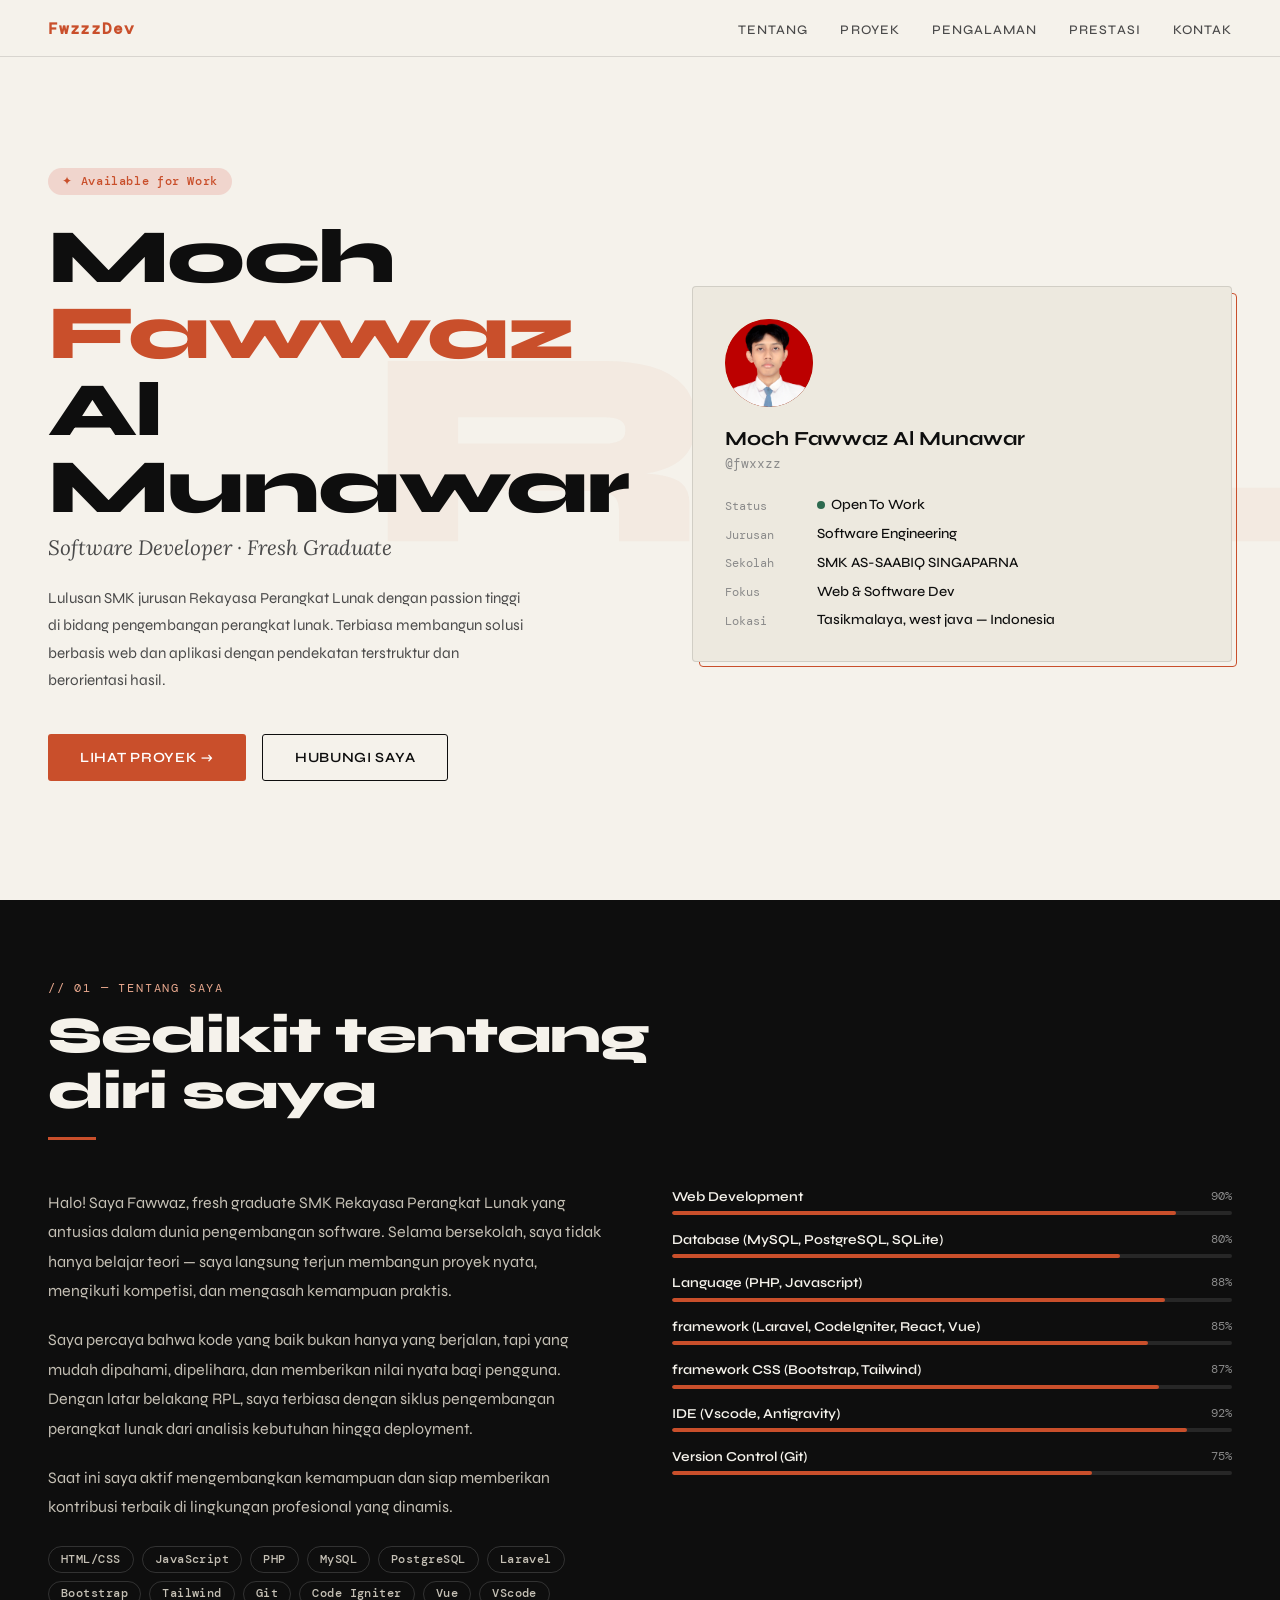
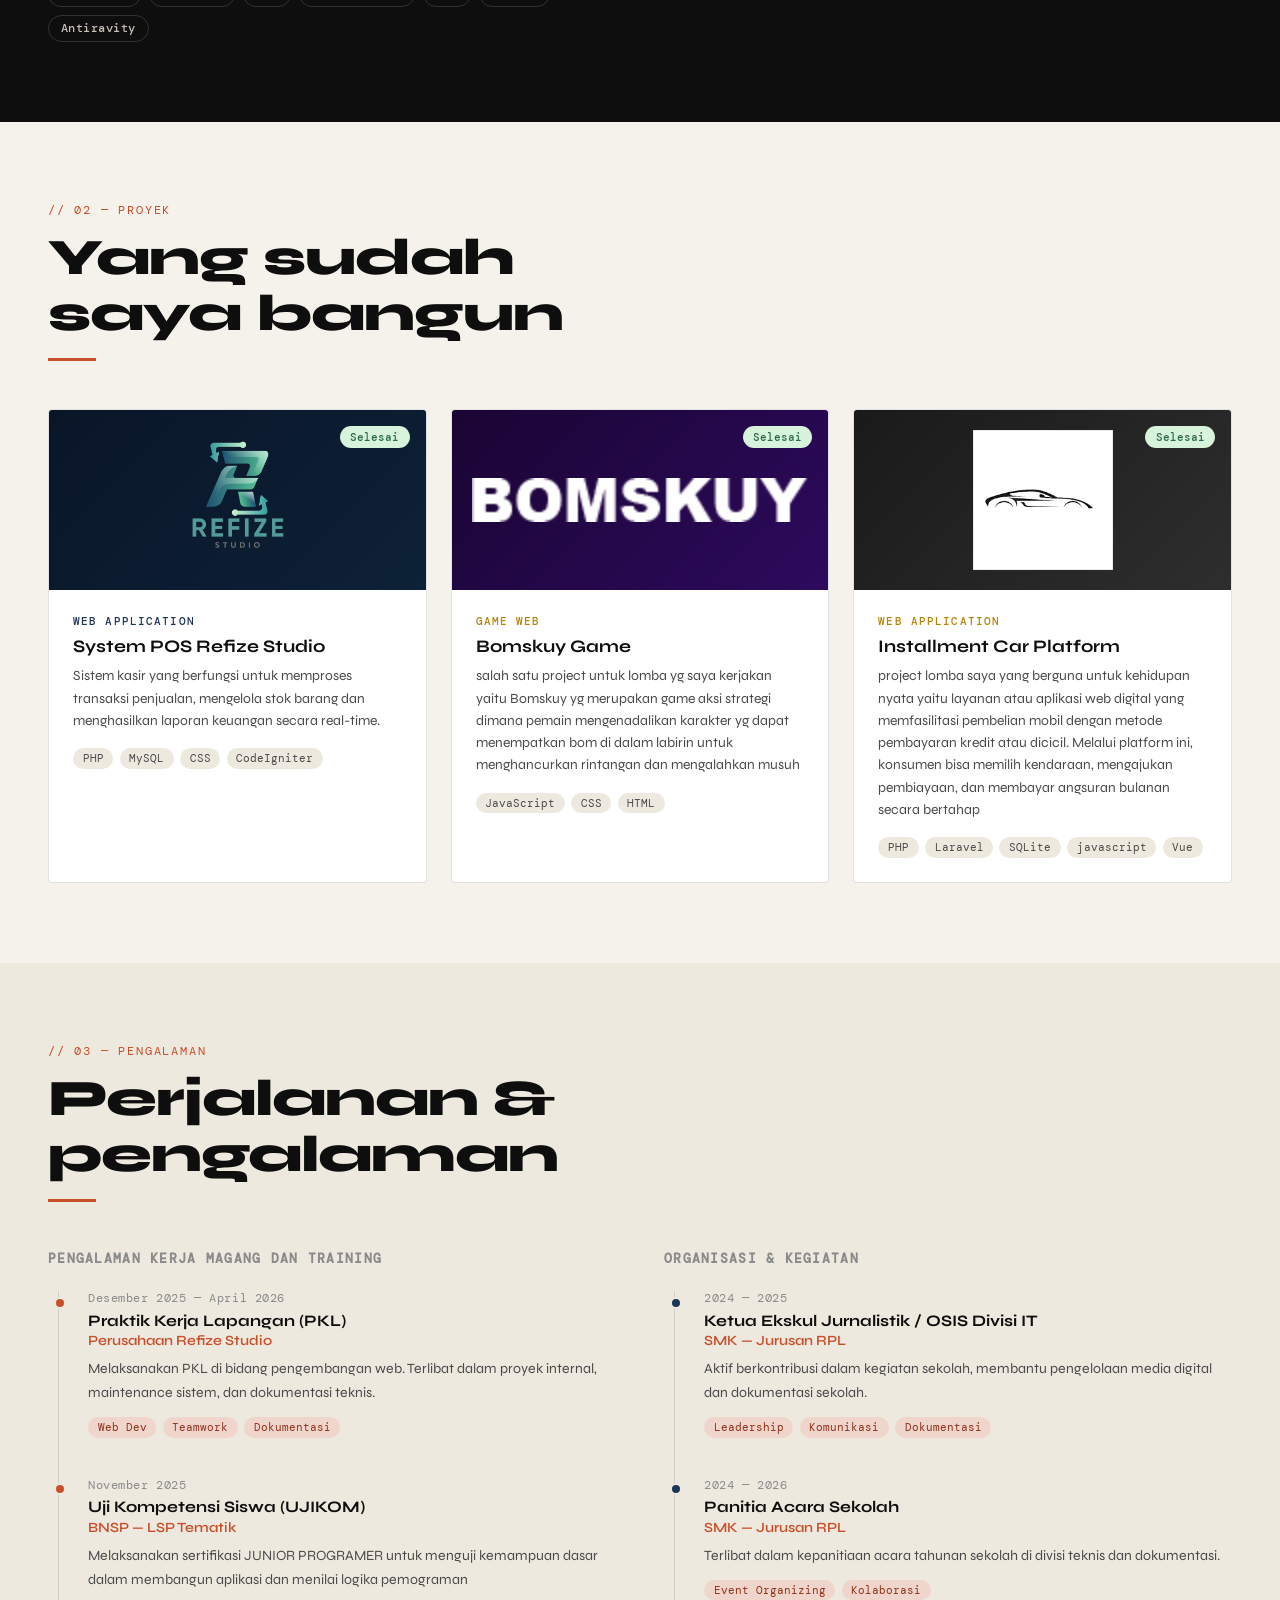
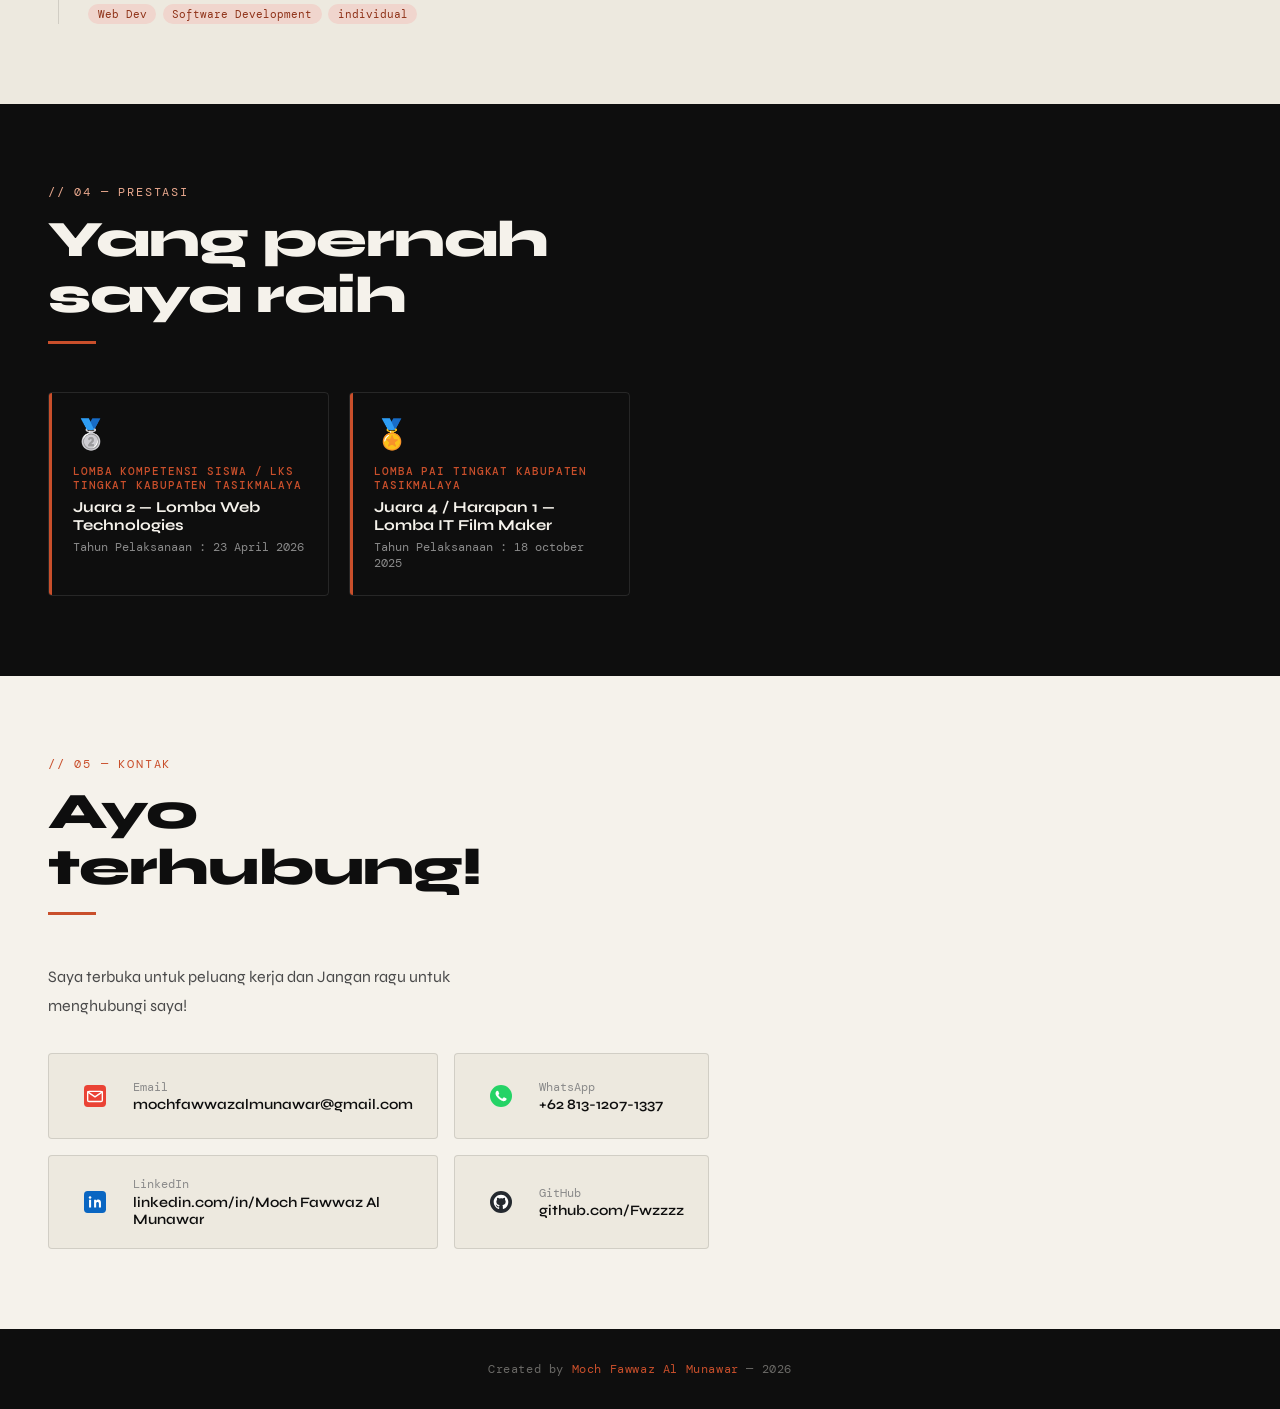
<file: index.html>
<!DOCTYPE html>
<html lang="id">
<head>
<meta charset="UTF-8">
<meta name="viewport" content="width=device-width, initial-scale=1.0">
<title>Moch Fawwaz Al Munawar — Junior Web Developer</title>
<link href="https://fonts.googleapis.com/css2?family=Syne:wght@400;500;600;700;800&family=DM+Mono:wght@300;400;500&family=Lora:ital,wght@0,400;0,500;1,400&display=swap" rel="stylesheet">
<link rel="stylesheet" href="style.css">
</head>
<body>

<!-- NAV -->
<nav>
  <div class="nav-logo">FwzzzDev</div>
  <ul class="nav-links" id="navLinks">
    <li><a href="#about" class="nav-link-item">Tentang</a></li>
    <li><a href="#projects" class="nav-link-item">Proyek</a></li>
    <li><a href="#experience" class="nav-link-item">Pengalaman</a></li>
    <li><a href="#achievements" class="nav-link-item">Prestasi</a></li>
    <li><a href="#contact" class="nav-link-item">Kontak</a></li>
  </ul>
  <button class="nav-hamburger" id="navHamburger" aria-label="Toggle menu" aria-expanded="false">
    <span></span><span></span><span></span>
  </button>
</nav>
<div class="nav-mobile-overlay" id="navOverlay"></div>

<!-- HERO -->
<section id="hero">
  <div class="hero-bg-text">RPL</div>

  <div class="hero-left">
    <div class="hero-tag fade-up">✦ Available for Work</div>
    <h1 class="hero-name fade-up delay-1">Moch<br><span>Fawwaz</span><br>Al Munawar</h1>
    <p class="hero-title fade-up delay-2">Software Developer · Fresh Graduate</p>
    <p class="hero-desc fade-up delay-3">
      Lulusan SMK jurusan Rekayasa Perangkat Lunak dengan passion tinggi di bidang pengembangan perangkat lunak. Terbiasa membangun solusi berbasis web dan aplikasi dengan pendekatan terstruktur dan berorientasi hasil.
    </p>
    <div class="hero-cta-group fade-up delay-4">
      <a href="#projects" class="btn-primary">Lihat Proyek →</a>
      <a href="#contact" class="btn-outline">Hubungi Saya</a>
    </div>
  </div>

  <div class="hero-right fade-up delay-2">
    <div class="profile-card">
      <div class="profile-avatar">
        <img src="assets/fawwaz.png" alt="Foto Fawwaz" class="profile-avatar-img">
      </div>
      <div class="profile-name">Moch Fawwaz Al Munawar</div>
      <div class="profile-sub">@fwxxzz</div>
      <div class="profile-info">
        <div class="profile-row">
          <span class="label">Status</span>
          <span class="val"><span class="status-dot"></span>Open To Work</span>
        </div>
        <div class="profile-row">
          <span class="label">Jurusan</span>
          <span class="val">Software Engineering</span>
        </div>
        <div class="profile-row">
          <span class="label">Sekolah</span>
          <span class="val">SMK AS-SAABIQ SINGAPARNA</span>
        </div>
        <div class="profile-row">
          <span class="label">Fokus</span>
          <span class="val">Web & Software Dev</span>
        </div>
        <div class="profile-row">
          <span class="label">Lokasi</span>
          <span class="val">Tasikmalaya, west java — Indonesia</span>
        </div>
      </div>
    </div>
  </div>
</section>

<!-- ABOUT -->
<section id="about">
  <div class="section-label">// 01 — Tentang Saya</div>
  <h2 class="section-title">Sedikit tentang<br>diri saya</h2>
  <div class="section-divider"></div>

  <div class="about-grid">
    <div class="about-text">
      <p>
        Halo! Saya Fawwaz, fresh graduate SMK Rekayasa Perangkat Lunak yang antusias dalam dunia pengembangan software. Selama bersekolah, saya tidak hanya belajar teori — saya langsung terjun membangun proyek nyata, mengikuti kompetisi, dan mengasah kemampuan praktis.
      </p>
      <p>
        Saya percaya bahwa kode yang baik bukan hanya yang berjalan, tapi yang mudah dipahami, dipelihara, dan memberikan nilai nyata bagi pengguna. Dengan latar belakang RPL, saya terbiasa dengan siklus pengembangan perangkat lunak dari analisis kebutuhan hingga deployment.
      </p>
      <p>
        Saat ini saya aktif mengembangkan kemampuan dan siap memberikan kontribusi terbaik di lingkungan profesional yang dinamis.
      </p>
      <div class="tech-tags">
        <span class="tech-tag">HTML/CSS</span>
        <span class="tech-tag">JavaScript</span>
        <span class="tech-tag">PHP</span>
        <span class="tech-tag">MySQL</span>
        <span class="tech-tag">PostgreSQL</span>
        <span class="tech-tag">Laravel</span>
        <span class="tech-tag">Bootstrap</span>
        <span class="tech-tag">Tailwind</span>
        <span class="tech-tag">Git</span>
        <span class="tech-tag">Code Igniter</span>
        <span class="tech-tag">Vue</span>
        <span class="tech-tag">VScode</span>
        <span class="tech-tag">Antiravity</span>
      </div>
    </div>

    <div class="skills-grid">
      <div class="skill-item">
        <div class="skill-header"><span class="skill-name">Web Development</span><span class="skill-pct">90%</span></div>
        <div class="skill-bar"><div class="skill-fill" style="width:90%"></div></div>
      </div>
      <div class="skill-item">
        <div class="skill-header"><span class="skill-name">Database (MySQL, PostgreSQL, SQLite)</span><span class="skill-pct">80%</span></div>
        <div class="skill-bar"><div class="skill-fill" style="width:80%"></div></div>
      </div>
      <div class="skill-item">
        <div class="skill-header"><span class="skill-name">Language (PHP, Javascript)</span><span class="skill-pct">88%</span></div>
        <div class="skill-bar"><div class="skill-fill" style="width:88%"></div></div>
      </div>
      <div class="skill-item">
        <div class="skill-header"><span class="skill-name">framework (Laravel, CodeIgniter, React, Vue)</span><span class="skill-pct">85%</span></div>
        <div class="skill-bar"><div class="skill-fill" style="width:85%"></div></div>
      </div>
      <div class="skill-item">
        <div class="skill-header"><span class="skill-name">framework CSS (Bootstrap, Tailwind)</span><span class="skill-pct">87%</span></div>
        <div class="skill-bar"><div class="skill-fill" style="width:87%"></div></div>
      </div>
      <div class="skill-item">
        <div class="skill-header"><span class="skill-name">IDE (Vscode, Antigravity)</span><span class="skill-pct">92%</span></div>
        <div class="skill-bar"><div class="skill-fill" style="width:92%"></div></div>
      </div>
      <div class="skill-item">
        <div class="skill-header"><span class="skill-name">Version Control (Git)</span><span class="skill-pct">75%</span></div>
        <div class="skill-bar"><div class="skill-fill" style="width:75%"></div></div>
      </div>
    </div>
  </div>
</section>

<!-- PROJECTS -->
<section id="projects">
  <div class="section-label">// 02 — Proyek</div>
  <h2 class="section-title">Yang sudah<br>saya bangun</h2>
  <div class="section-divider"></div>

  <div class="projects-grid">

    <a href="https://github.com/Fwzzzz/pos-system-refize" target="_blank" rel="noopener noreferrer"
       class="project-card project-card--linked"
       title="Lihat di GitHub">
      <div class="project-thumb project-thumb--img" style="background: linear-gradient(135deg, #0a1628 0%, #0d2137 100%);">
        <img src="assets/Refize.png" alt="Refize Studio POS" class="project-thumb-img">
        <span class="project-status status-done">Selesai</span>
        <span class="project-github-badge">
          <svg width="14" height="14" viewBox="0 0 24 24" fill="currentColor" style="vertical-align:middle;margin-right:4px"><path d="M12 0C5.37 0 0 5.37 0 12c0 5.31 3.435 9.795 8.205 11.385.6.105.825-.255.825-.57 0-.285-.015-1.23-.015-2.235-3.015.555-3.795-.735-4.035-1.41-.135-.345-.72-1.41-1.23-1.695-.42-.225-1.02-.78-.015-.795.945-.015 1.62.87 1.845 1.23 1.08 1.815 2.805 1.305 3.495.99.105-.78.42-1.305.765-1.605-2.67-.3-5.46-1.335-5.46-5.925 0-1.305.465-2.385 1.23-3.225-.12-.3-.54-1.53.12-3.18 0 0 1.005-.315 3.3 1.23.96-.27 1.98-.405 3-.405s2.04.135 3 .405c2.295-1.56 3.3-1.23 3.3-1.23.66 1.65.24 2.88.12 3.18.765.84 1.23 1.905 1.23 3.225 0 4.605-2.805 5.625-5.475 5.925.435.375.81 1.095.81 2.22 0 1.605-.015 2.895-.015 3.3 0 .315.225.69.825.57A12.02 12.02 0 0 0 24 12c0-6.63-5.37-12-12-12z"/></svg>
          View on GitHub
        </span>
      </div>
      <div class="project-body">
        <div class="project-type" style="color: var(--blue);">Web Application</div>
        <div class="project-title">System POS Refize Studio</div>
        <p class="project-desc">Sistem kasir yang berfungsi untuk memproses transaksi penjualan, mengelola stok barang dan menghasilkan laporan keuangan secara real-time.</p>
        <div class="project-stack">
          <span class="stack-pill">PHP</span>
          <span class="stack-pill">MySQL</span>
          <span class="stack-pill">CSS</span>
          <span class="stack-pill">CodeIgniter</span>
        </div>
      </div>
    </a>

    <a href="https://github.com/Fwzzzz/game-web-bomberman" target="_blank" rel="noopener noreferrer"
       class="project-card project-card--linked"
       title="Lihat di GitHub">
      <div class="project-thumb project-thumb--img" style="background: linear-gradient(135deg, #1a0533 0%, #2d0a5e 100%);">
        <img src="assets/bomskuy.png" alt="Bomskuy Game" class="project-thumb-img">
        <span class="project-status status-done">Selesai</span>
      </div>
      <div class="project-body">
        <div class="project-type" style="color: var(--gold);">Game Web</div>
        <div class="project-title">Bomskuy Game</div>
        <p class="project-desc">salah satu project untuk lomba yg saya kerjakan yaitu Bomskuy yg merupakan game aksi strategi dimana pemain mengenadalikan karakter yg dapat menempatkan bom di dalam labirin untuk menghancurkan rintangan dan mengalahkan musuh</p>
        <div class="project-stack">
          <span class="stack-pill">JavaScript</span>
          <span class="stack-pill">CSS</span>
          <span class="stack-pill">HTML</span>
        </div>
      </div>
    </a>

    <a href="https://github.com/Fwzzzz/car-rental-system" target="_blank" rel="noopener noreferrer"
       class="project-card project-card--linked"
       title="Lihat di GitHub">
      <div class="project-thumb project-thumb--img" style="background: linear-gradient(135deg, #1a1a1a 0%, #2e2e2e 100%);">
        <img src="assets/mobil.png" alt="Sistem Rental Mobil" class="project-thumb-img">
        <span class="project-status status-done">Selesai</span> 
      </div>
      <div class="project-body">
        <div class="project-type" style="color: var(--gold);">Web Application</div>
        <div class="project-title">Installment Car Platform</div>
        <p class="project-desc">project lomba saya yang berguna untuk kehidupan nyata yaitu layanan atau aplikasi web digital yang memfasilitasi pembelian mobil dengan metode pembayaran kredit atau dicicil. Melalui platform ini, konsumen bisa memilih kendaraan, mengajukan pembiayaan, dan membayar angsuran bulanan secara bertahap</p>
        <div class="project-stack">
          <span class="stack-pill">PHP</span>
          <span class="stack-pill">Laravel</span>
          <span class="stack-pill">SQLite</span>
          <span class="stack-pill">javascript</span>
          <span class="stack-pill">Vue</span>
        </div>
      </div>
    </a>
    
</section>

<!-- EXPERIENCE -->
<section id="experience">
  <div class="section-label">// 03 — Pengalaman</div>
  <h2 class="section-title">Perjalanan &<br>pengalaman</h2>
  <div class="section-divider"></div>

  <div style="display: grid; grid-template-columns: 1fr 1fr; gap: 3rem; align-items: start;">
    <div>
      <h3 style="font-size: 0.8rem; font-family: var(--font-mono); color: var(--ink-muted); letter-spacing: 0.1em; text-transform: uppercase; margin-bottom: 1.5rem;">Pengalaman Kerja Magang dan Training</h3>
      <div class="timeline">
        <div class="timeline-item">
          <div class="timeline-dot"></div>
          <div class="timeline-date">Desember 2025 — April 2026</div>
          <div class="timeline-role">Praktik Kerja Lapangan (PKL)</div>
          <div class="timeline-org">Perusahaan Refize Studio</div>
          <p class="timeline-desc">Melaksanakan PKL di bidang pengembangan web. Terlibat dalam proyek internal, maintenance sistem, dan dokumentasi teknis.</p>
          <div class="timeline-tags">
            <span class="timeline-tag">Web Dev</span>
            <span class="timeline-tag">Teamwork</span>
            <span class="timeline-tag">Dokumentasi</span>
          </div>
        </div>

        <div class="timeline-item">
          <div class="timeline-dot"></div>
          <div class="timeline-date">November 2025</div>
          <div class="timeline-role">Uji Kompetensi Siswa (UJIKOM)</div>
          <div class="timeline-org">BNSP — LSP Tematik</div>
          <p class="timeline-desc">Melaksanakan sertifikasi JUNIOR PROGRAMER untuk menguji kemampuan dasar dalam membangun aplikasi dan menilai logika pemograman</p>
          <div class="timeline-tags">
            <span class="timeline-tag">Web Dev</span>
            <span class="timeline-tag">Software Development</span>
            <span class="timeline-tag">individual</span>
          </div>
        </div>
      </div>
    </div>

    <div>
      <h3 style="font-size: 0.8rem; font-family: var(--font-mono); color: var(--ink-muted); letter-spacing: 0.1em; text-transform: uppercase; margin-bottom: 1.5rem;">Organisasi & Kegiatan</h3>
      <div class="timeline">
        <div class="timeline-item">
          <div class="timeline-dot" style="background: var(--blue);"></div>
          <div class="timeline-date">2024 — 2025</div>
          <div class="timeline-role">Ketua Ekskul Jurnalistik / OSIS Divisi IT</div>
          <div class="timeline-org">SMK — Jurusan RPL</div>
          <p class="timeline-desc">Aktif berkontribusi dalam kegiatan sekolah, membantu pengelolaan media digital dan dokumentasi sekolah.</p>
          <div class="timeline-tags">
            <span class="timeline-tag">Leadership</span>
            <span class="timeline-tag">Komunikasi</span>
            <span class="timeline-tag">Dokumentasi</span>
          </div>
        </div>

        <div class="timeline-item">
          <div class="timeline-dot" style="background: var(--blue);"></div>
          <div class="timeline-date">2024 — 2026</div>
          <div class="timeline-role">Panitia Acara Sekolah</div>
          <div class="timeline-org">SMK — Jurusan RPL</div>
          <p class="timeline-desc">Terlibat dalam kepanitiaan acara tahunan sekolah di divisi teknis dan dokumentasi.</p>
          <div class="timeline-tags">
            <span class="timeline-tag">Event Organizing</span>
            <span class="timeline-tag">Kolaborasi</span>
          </div>
        </div>
      </div>
    </div>
  </div>

</section>

<!-- ACHIEVEMENTS -->
<section id="achievements">
  <div class="section-label">// 04 — Prestasi</div>
  <h2 class="section-title">Yang pernah<br>saya raih</h2>
  <div class="section-divider"></div>

  <div class="achievements-grid">

    <div class="achievement-card">
      <span class="achievement-medal">🥈</span>
      <div class="achievement-level">Lomba Kompetensi Siswa / LKS Tingkat Kabupaten TASIKMALAYA</div>
      <div class="achievement-title">Juara 2 — Lomba Web Technologies</div>
      <div class="achievement-year">Tahun Pelaksanaan : 23 April 2026</div>
    </div>

    <div class="achievement-card">
      <span class="achievement-medal">🏅</span>
      <div class="achievement-level">Lomba PAI Tingkat Kabupaten TASIKMALAYA</div>
      <div class="achievement-title">Juara 4 / Harapan 1 — Lomba IT Film Maker</div>
      <div class="achievement-year">Tahun Pelaksanaan : 18 october 2025</div>
    </div>
  </div>

</section>

<!-- CONTACT -->
<section id="contact">
  <div class="contact-wrap">
    <div class="section-label">// 05 — Kontak</div>
    <h2 class="section-title">Ayo<br>terhubung!</h2>
    <div class="section-divider"></div>
    <p style="font-size: 1rem; line-height: 1.8; color: var(--ink-soft); max-width: 480px;">
      Saya terbuka untuk peluang kerja dan Jangan ragu untuk menghubungi saya!
    </p>

    <div class="contact-grid">

      <!-- EMAIL -->
      <a href="mailto:mochfawwazalmunawar@gmail.com" class="contact-card">
        <div class="contact-icon contact-icon--email">
          <svg xmlns="http://www.w3.org/2000/svg" width="22" height="22" viewBox="0 0 24 24" fill="none">
            <rect width="24" height="24" rx="4" fill="#EA4335"/>
            <path d="M4 7.5L12 13L20 7.5" stroke="white" stroke-width="1.5" stroke-linecap="round" stroke-linejoin="round"/>
            <rect x="4" y="7" width="16" height="11" rx="1.5" stroke="white" stroke-width="1.5" fill="none"/>
          </svg>
        </div>
        <div>
          <div class="contact-label">Email</div>
          <div class="contact-val">mochfawwazalmunawar@gmail.com</div>
        </div>
      </a>

      <!-- WHATSAPP -->
      <a href="https://wa.me/6281312071337" class="contact-card" target="_blank" rel="noopener noreferrer">
        <div class="contact-icon contact-icon--wa">
          <svg xmlns="http://www.w3.org/2000/svg" width="22" height="22" viewBox="0 0 24 24" fill="white">
            <rect width="24" height="24" rx="12" fill="#25D366"/>
            <path d="M17.472 14.382c-.297-.149-1.758-.867-2.03-.967-.273-.099-.471-.148-.67.15-.197.297-.767.966-.94 1.164-.173.199-.347.223-.644.075-.297-.15-1.255-.463-2.39-1.475-.883-.788-1.48-1.761-1.653-2.059-.173-.297-.018-.458.13-.606.134-.133.298-.347.446-.52.149-.174.198-.298.298-.497.099-.198.05-.371-.025-.52-.075-.149-.669-1.612-.916-2.207-.242-.579-.487-.5-.669-.51-.173-.008-.371-.01-.57-.01-.198 0-.52.074-.792.372-.272.297-1.04 1.016-1.04 2.479 0 1.462 1.065 2.875 1.213 3.074.149.198 2.096 3.2 5.077 4.487.709.306 1.262.489 1.694.625.712.227 1.36.195 1.871.118.571-.085 1.758-.719 2.006-1.413.248-.694.248-1.289.173-1.413-.074-.124-.272-.198-.57-.347z"/>
          </svg>
        </div>
        <div>
          <div class="contact-label">WhatsApp</div>
          <div class="contact-val">+62 813-1207-1337</div>
        </div>
      </a>

      <!-- LINKEDIN -->
      <a href="https://www.linkedin.com/in/moch-fawwaz-al-munawar-a457a9409?utm_source=share_via&utm_content=profile&utm_medium=member_android" class="contact-card" target="_blank" rel="noopener noreferrer">
        <div class="contact-icon contact-icon--linkedin">
          <svg xmlns="http://www.w3.org/2000/svg" width="22" height="22" viewBox="0 0 24 24" fill="white">
            <rect width="24" height="24" rx="4" fill="#0A66C2"/>
            <path d="M7.75 9.5H5.5V18H7.75V9.5Z"/>
            <circle cx="6.625" cy="7.125" r="1.375"/>
            <path d="M18.5 18H16.25V13.75C16.25 12.75 15.625 12 14.75 12C13.875 12 13.25 12.75 13.25 13.75V18H11V9.5H13.25V10.625C13.75 9.875 14.625 9.375 15.625 9.375C17.25 9.375 18.5 10.625 18.5 12.5V18Z"/>
          </svg>
        </div>
        <div>
          <div class="contact-label">LinkedIn</div>
          <div class="contact-val">linkedin.com/in/Moch Fawwaz Al Munawar</div>
        </div>
      </a>

      <!-- GITHUB -->
      <a href="https://github.com/Fwzzzz" class="contact-card" target="_blank" rel="noopener noreferrer">
        <div class="contact-icon contact-icon--github">
          <svg xmlns="http://www.w3.org/2000/svg" width="22" height="22" viewBox="0 0 24 24" fill="white">
            <rect width="24" height="24" rx="12" fill="#24292F"/>
            <path fill-rule="evenodd" clip-rule="evenodd" d="M12 4C7.58 4 4 7.58 4 12c0 3.54 2.29 6.53 5.47 7.59.4.07.55-.17.55-.38 0-.19-.01-.82-.01-1.49-2.01.37-2.53-.49-2.69-.94-.09-.23-.48-.94-.82-1.13-.28-.15-.68-.52-.01-.53.63-.01 1.08.58 1.23.82.72 1.21 1.87.87 2.33.66.07-.52.28-.87.51-1.07-1.78-.2-3.64-.89-3.64-3.95 0-.87.31-1.59.82-2.15-.08-.2-.36-1.02.08-2.12 0 0 .67-.21 2.2.82a7.65 7.65 0 0 1 2-.27c.68 0 1.36.09 2 .27 1.53-1.04 2.2-.82 2.2-.82.44 1.1.16 1.92.08 2.12.51.56.82 1.27.82 2.15 0 3.07-1.87 3.75-3.65 3.95.29.25.54.73.54 1.48 0 1.07-.01 1.93-.01 2.2 0 .21.15.46.55.38A8.013 8.013 0 0 0 20 12c0-4.42-3.58-8-8-8z"/>
          </svg>
        </div>
        <div>
          <div class="contact-label">GitHub</div>
          <div class="contact-val">github.com/Fwzzzz</div>
        </div>
      </a>

    </div>
  </div>
</section>

<!-- FOOTER -->
<footer>
  <p>Created by <span>Moch Fawwaz Al Munawar</span> — 2026</p>
</footer>

<script>
const hamburger = document.getElementById('navHamburger');
const navLinks  = document.getElementById('navLinks');
const overlay   = document.getElementById('navOverlay');

function toggleMenu(open) {
  const isOpen = open !== undefined ? open : !navLinks.classList.contains('open');
  navLinks.classList.toggle('open', isOpen);
  hamburger.classList.toggle('active', isOpen);
  overlay.classList.toggle('active', isOpen);
  hamburger.setAttribute('aria-expanded', isOpen);
  document.body.style.overflow = isOpen ? 'hidden' : '';
}

hamburger.addEventListener('click', () => toggleMenu());
overlay.addEventListener('click', () => toggleMenu(false));

document.querySelectorAll('.nav-link-item').forEach(link => {
  link.addEventListener('click', () => toggleMenu(false));
});
</script>
</body>
</html>
</file>
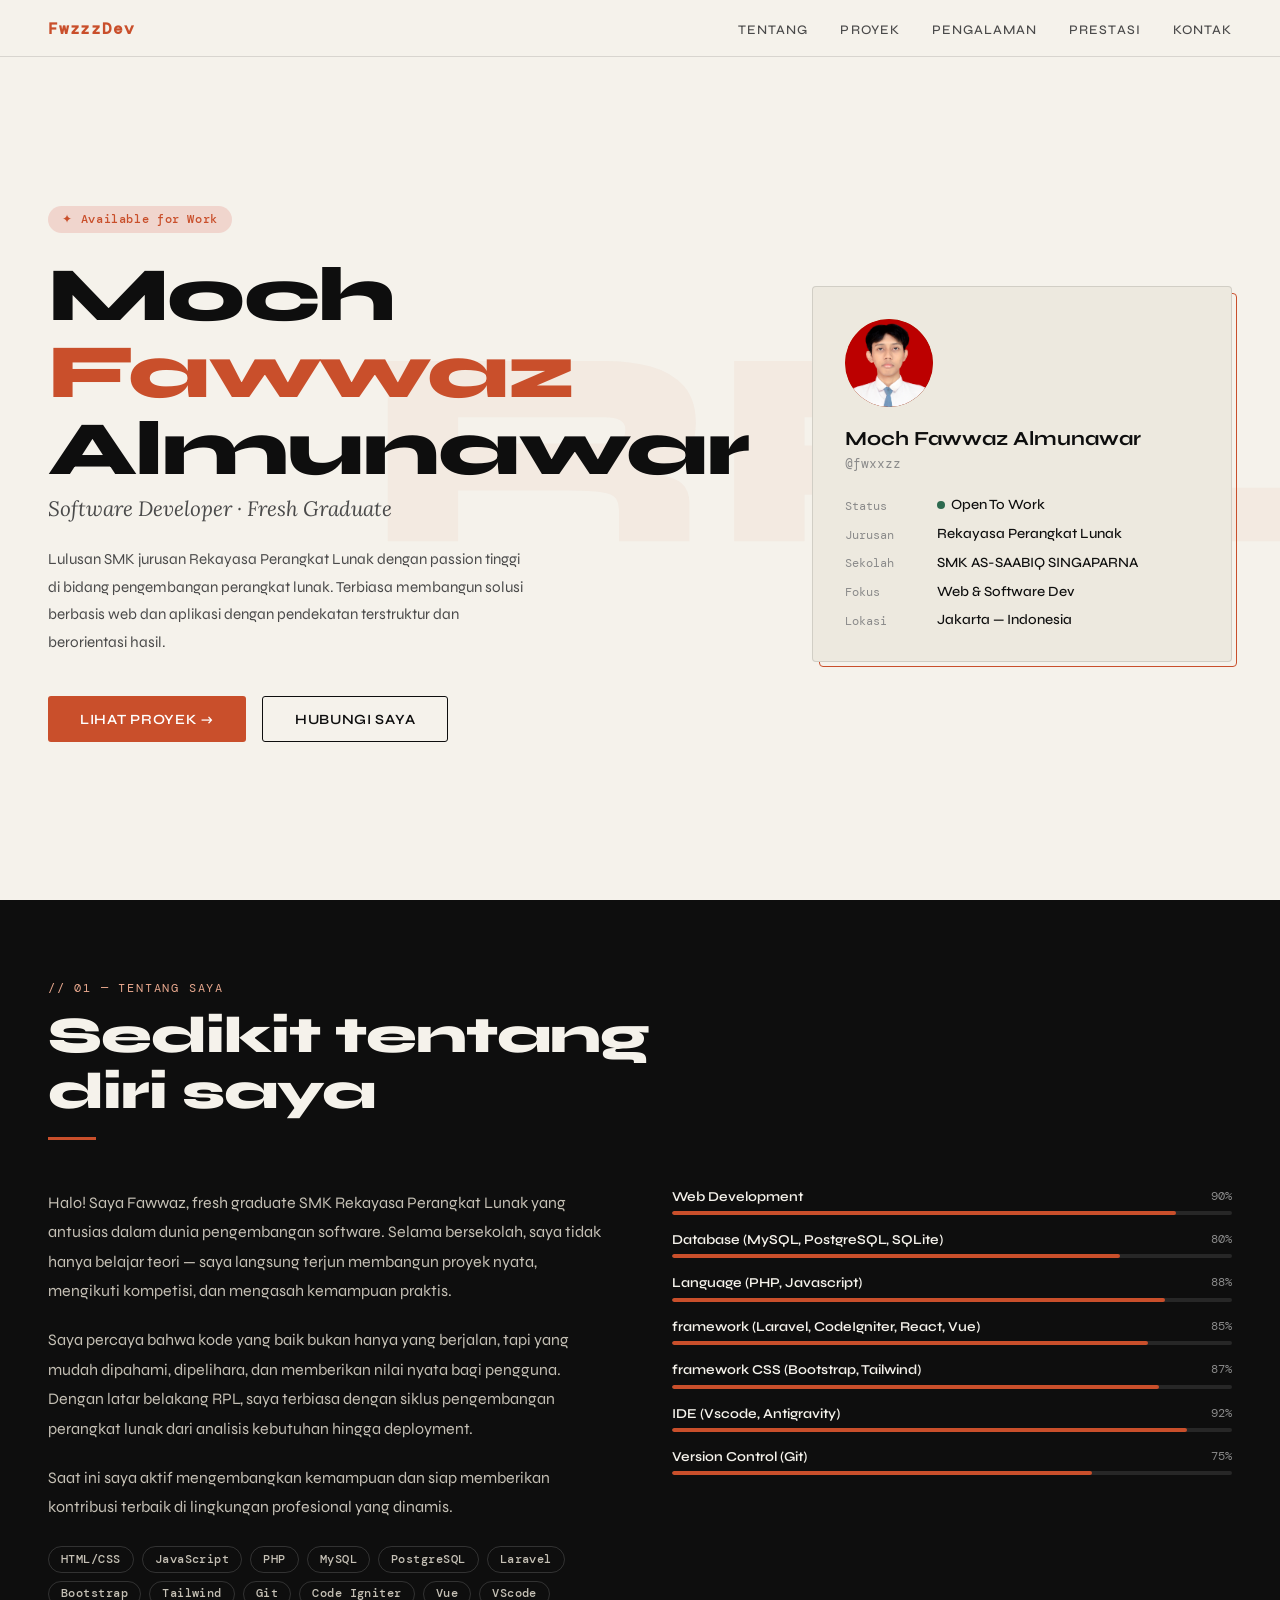
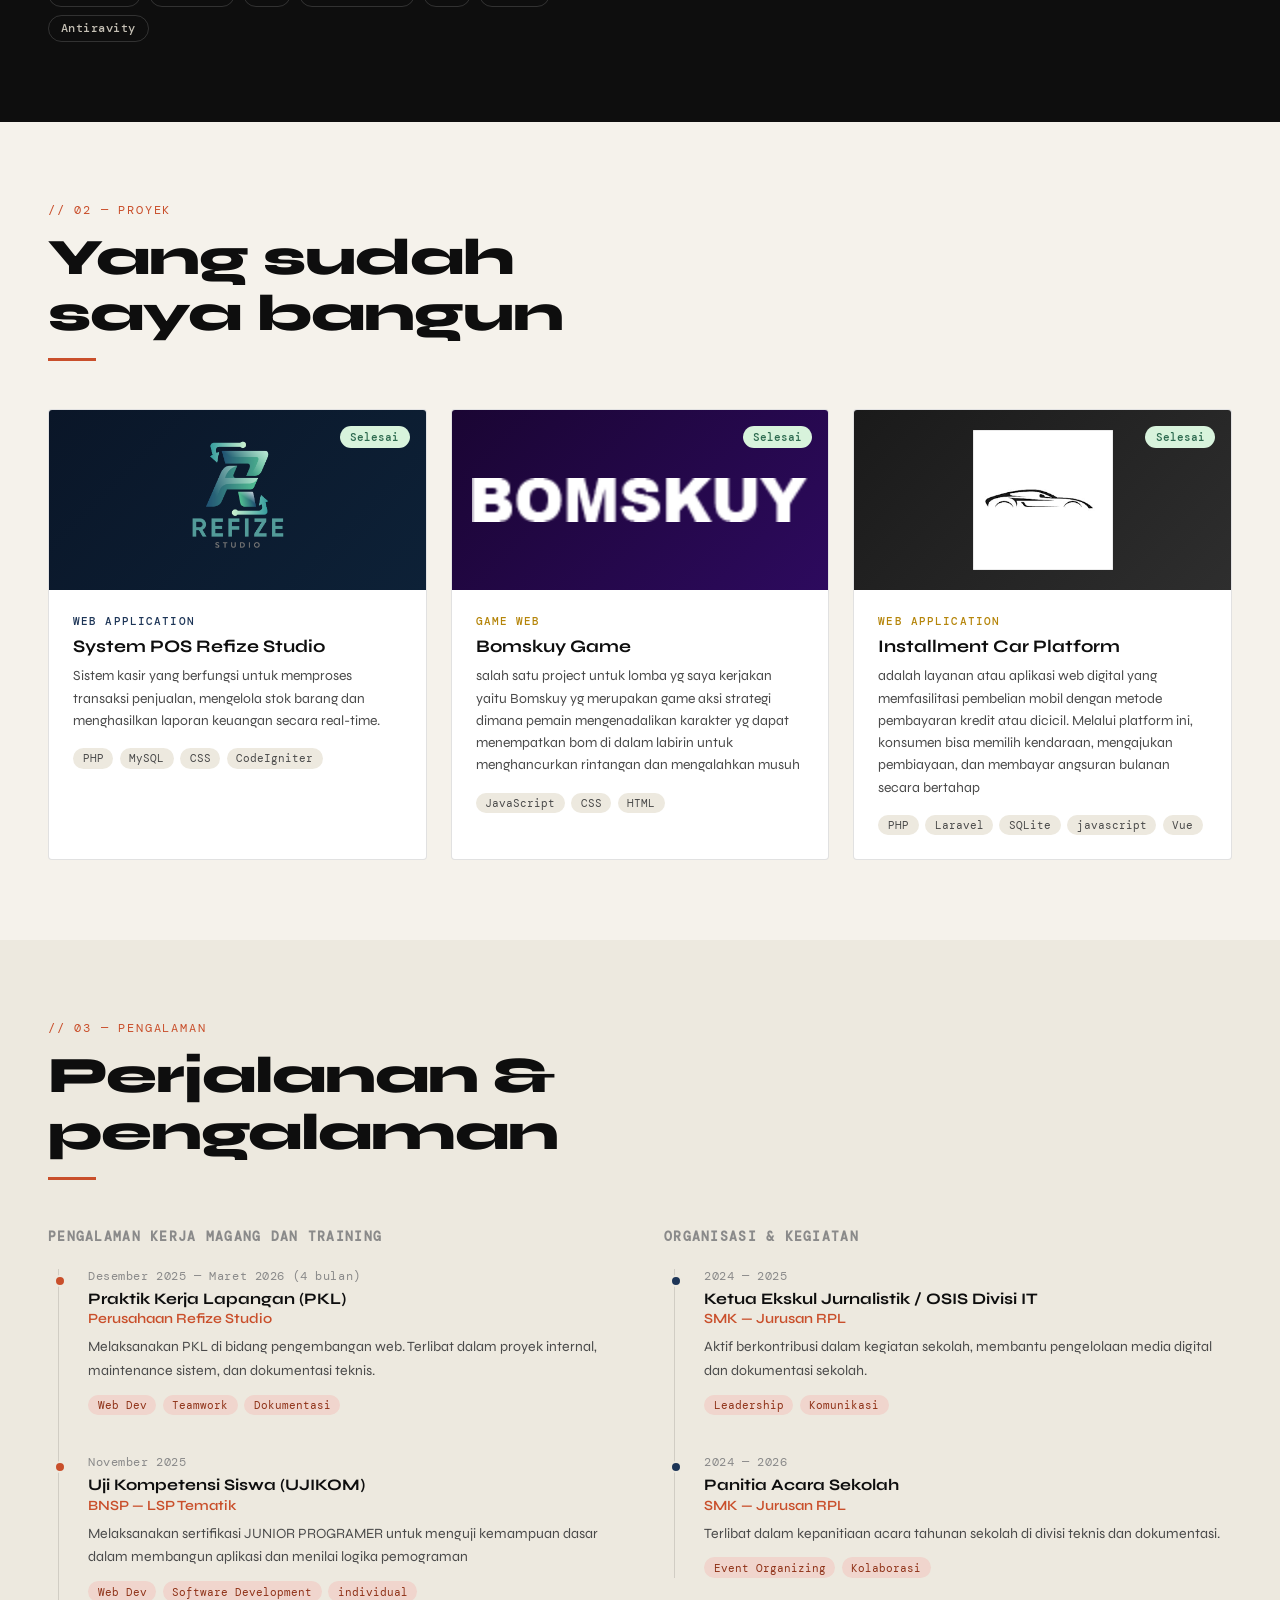
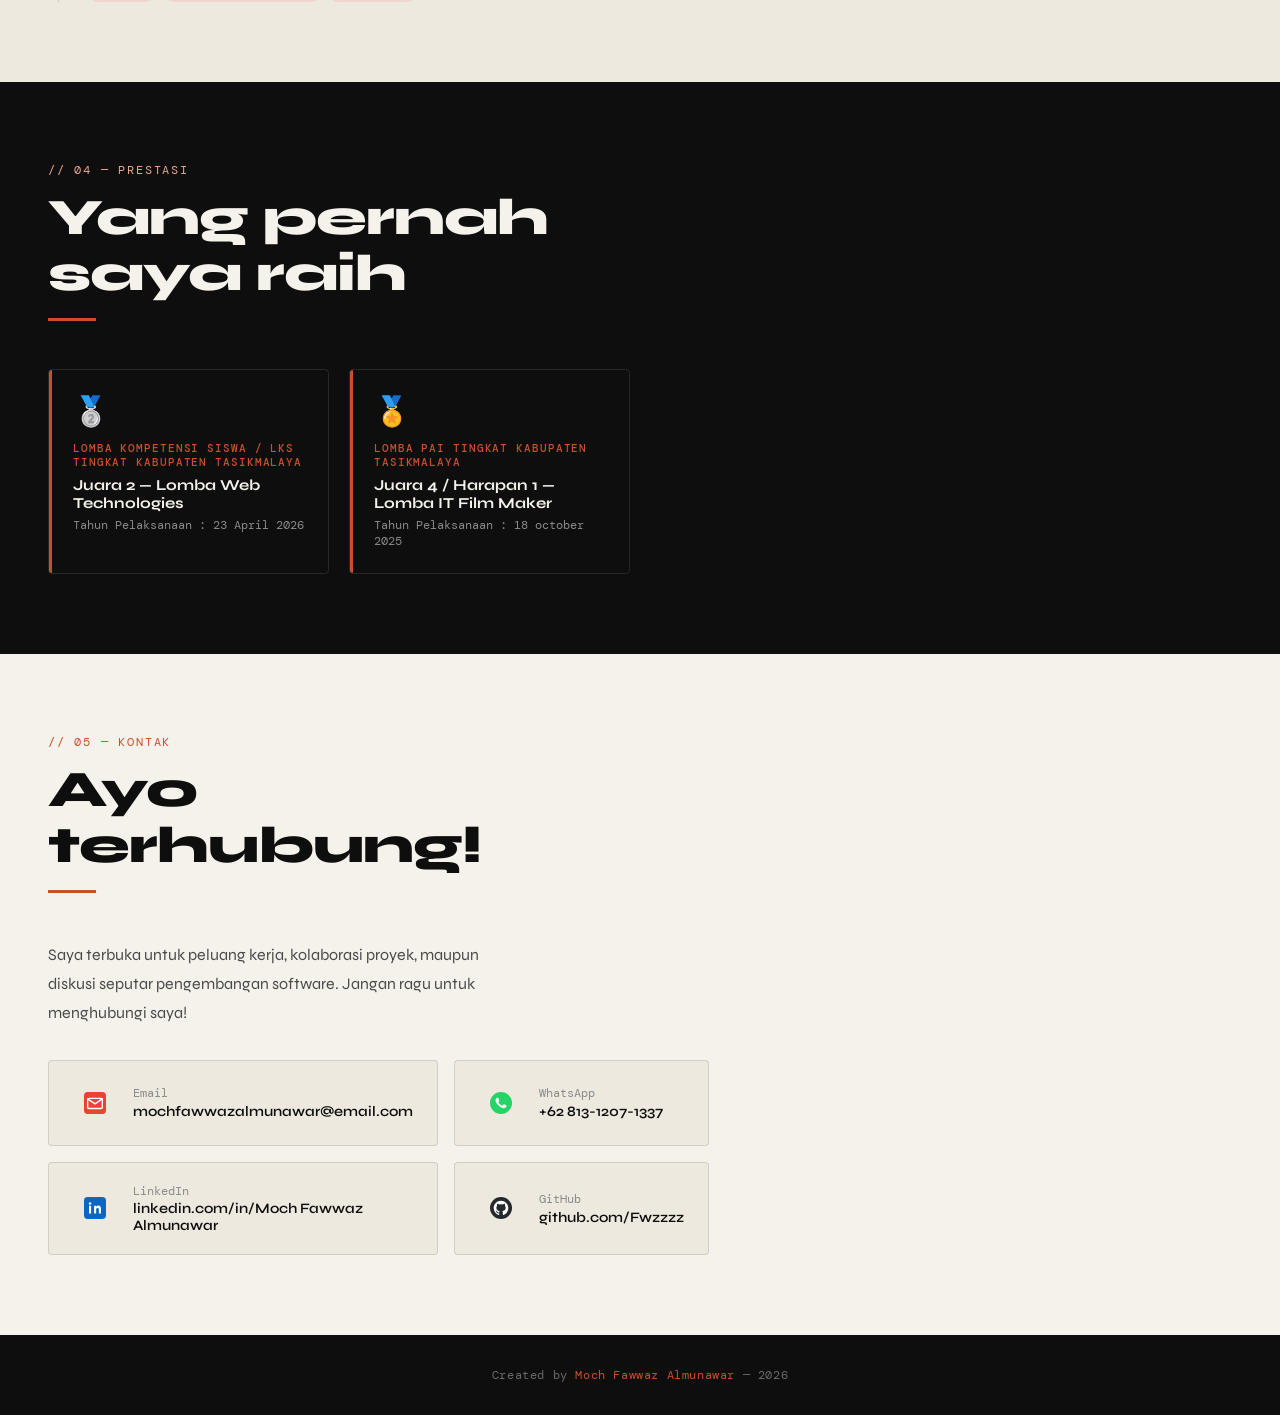
<file: portofolio-fawwaz.html>
<!DOCTYPE html>
<html lang="id">
<head>
<meta charset="UTF-8">
<meta name="viewport" content="width=device-width, initial-scale=1.0">
<title>Moch Fawwaz Almunawar — RPL Developer</title>
<link href="https://fonts.googleapis.com/css2?family=Syne:wght@400;500;600;700;800&family=DM+Mono:wght@300;400;500&family=Lora:ital,wght@0,400;0,500;1,400&display=swap" rel="stylesheet">
<link rel="stylesheet" href="style.css">
</head>
<body>

<!-- NAV -->
<nav>
  <div class="nav-logo">FwzzzDev</div>
  <ul class="nav-links">
    <li><a href="#about">Tentang</a></li>
    <li><a href="#projects">Proyek</a></li>
    <li><a href="#experience">Pengalaman</a></li>
    <li><a href="#achievements">Prestasi</a></li>
    <li><a href="#contact">Kontak</a></li>
  </ul>
</nav>

<!-- HERO -->
<section id="hero">
  <div class="hero-bg-text">RPL</div>

  <div class="hero-left">
    <div class="hero-tag fade-up">✦ Available for Work</div>
    <h1 class="hero-name fade-up delay-1">Moch<br><span>Fawwaz</span><br>Almunawar</h1>
    <p class="hero-title fade-up delay-2">Software Developer · Fresh Graduate</p>
    <p class="hero-desc fade-up delay-3">
      Lulusan SMK jurusan Rekayasa Perangkat Lunak dengan passion tinggi di bidang pengembangan perangkat lunak. Terbiasa membangun solusi berbasis web dan aplikasi dengan pendekatan terstruktur dan berorientasi hasil.
    </p>
    <div class="hero-cta-group fade-up delay-4">
      <a href="#projects" class="btn-primary">Lihat Proyek →</a>
      <a href="#contact" class="btn-outline">Hubungi Saya</a>
    </div>
  </div>

  <div class="hero-right fade-up delay-2">
    <div class="profile-card">
      <div class="profile-avatar">
        <img src="assets/fawwaz.png" alt="Foto Fawwaz" class="profile-avatar-img">
      </div>
      <div class="profile-name">Moch Fawwaz Almunawar</div>
      <div class="profile-sub">@fwxxzz</div>
      <div class="profile-info">
        <div class="profile-row">
          <span class="label">Status</span>
          <span class="val"><span class="status-dot"></span>Open To Work</span>
        </div>
        <div class="profile-row">
          <span class="label">Jurusan</span>
          <span class="val">Rekayasa Perangkat Lunak</span>
        </div>
        <div class="profile-row">
          <span class="label">Sekolah</span>
          <span class="val">SMK AS-SAABIQ SINGAPARNA</span>
        </div>
        <div class="profile-row">
          <span class="label">Fokus</span>
          <span class="val">Web & Software Dev</span>
        </div>
        <div class="profile-row">
          <span class="label">Lokasi</span>
          <span class="val">Jakarta — Indonesia</span>
        </div>
      </div>
    </div>
  </div>
</section>

<!-- ABOUT -->
<section id="about">
  <div class="section-label">// 01 — Tentang Saya</div>
  <h2 class="section-title">Sedikit tentang<br>diri saya</h2>
  <div class="section-divider"></div>

  <div class="about-grid">
    <div class="about-text">
      <p>
        Halo! Saya Fawwaz, fresh graduate SMK Rekayasa Perangkat Lunak yang antusias dalam dunia pengembangan software. Selama bersekolah, saya tidak hanya belajar teori — saya langsung terjun membangun proyek nyata, mengikuti kompetisi, dan mengasah kemampuan praktis.
      </p>
      <p>
        Saya percaya bahwa kode yang baik bukan hanya yang berjalan, tapi yang mudah dipahami, dipelihara, dan memberikan nilai nyata bagi pengguna. Dengan latar belakang RPL, saya terbiasa dengan siklus pengembangan perangkat lunak dari analisis kebutuhan hingga deployment.
      </p>
      <p>
        Saat ini saya aktif mengembangkan kemampuan dan siap memberikan kontribusi terbaik di lingkungan profesional yang dinamis.
      </p>
      <div class="tech-tags">
        <span class="tech-tag">HTML/CSS</span>
        <span class="tech-tag">JavaScript</span>
        <span class="tech-tag">PHP</span>
        <span class="tech-tag">MySQL</span>
        <span class="tech-tag">PostgreSQL</span>
        <span class="tech-tag">Laravel</span>
        <span class="tech-tag">Bootstrap</span>
        <span class="tech-tag">Tailwind</span>
        <span class="tech-tag">Git</span>
        <span class="tech-tag">Code Igniter</span>
        <span class="tech-tag">Vue</span>
        <span class="tech-tag">VScode</span>
        <span class="tech-tag">Antiravity</span>
      </div>
    </div>

    <div class="skills-grid">
      <div class="skill-item">
        <div class="skill-header"><span class="skill-name">Web Development</span><span class="skill-pct">90%</span></div>
        <div class="skill-bar"><div class="skill-fill" style="width:90%"></div></div>
      </div>
      <div class="skill-item">
        <div class="skill-header"><span class="skill-name">Database (MySQL, PostgreSQL, SQLite)</span><span class="skill-pct">80%</span></div>
        <div class="skill-bar"><div class="skill-fill" style="width:80%"></div></div>
      </div>
      <div class="skill-item">
        <div class="skill-header"><span class="skill-name">Language (PHP, Javascript)</span><span class="skill-pct">88%</span></div>
        <div class="skill-bar"><div class="skill-fill" style="width:88%"></div></div>
      </div>
      <div class="skill-item">
        <div class="skill-header"><span class="skill-name">framework (Laravel, CodeIgniter, React, Vue)</span><span class="skill-pct">85%</span></div>
        <div class="skill-bar"><div class="skill-fill" style="width:85%"></div></div>
      </div>
      <div class="skill-item">
        <div class="skill-header"><span class="skill-name">framework CSS (Bootstrap, Tailwind)</span><span class="skill-pct">87%</span></div>
        <div class="skill-bar"><div class="skill-fill" style="width:87%"></div></div>
      </div>
      <div class="skill-item">
        <div class="skill-header"><span class="skill-name">IDE (Vscode, Antigravity)</span><span class="skill-pct">92%</span></div>
        <div class="skill-bar"><div class="skill-fill" style="width:92%"></div></div>
      </div>
      <div class="skill-item">
        <div class="skill-header"><span class="skill-name">Version Control (Git)</span><span class="skill-pct">75%</span></div>
        <div class="skill-bar"><div class="skill-fill" style="width:75%"></div></div>
      </div>
    </div>
  </div>
</section>

<!-- PROJECTS -->
<section id="projects">
  <div class="section-label">// 02 — Proyek</div>
  <h2 class="section-title">Yang sudah<br>saya bangun</h2>
  <div class="section-divider"></div>

  <div class="projects-grid">

    <a href="https://github.com/Fwzzzz/pos-system-refize" target="_blank" rel="noopener noreferrer"
       class="project-card project-card--linked"
       title="Lihat di GitHub">
      <div class="project-thumb project-thumb--img" style="background: linear-gradient(135deg, #0a1628 0%, #0d2137 100%);">
        <img src="assets/Refize.png" alt="Refize Studio POS" class="project-thumb-img">
        <span class="project-status status-done">Selesai</span>
        <span class="project-github-badge">
          <svg width="14" height="14" viewBox="0 0 24 24" fill="currentColor" style="vertical-align:middle;margin-right:4px"><path d="M12 0C5.37 0 0 5.37 0 12c0 5.31 3.435 9.795 8.205 11.385.6.105.825-.255.825-.57 0-.285-.015-1.23-.015-2.235-3.015.555-3.795-.735-4.035-1.41-.135-.345-.72-1.41-1.23-1.695-.42-.225-1.02-.78-.015-.795.945-.015 1.62.87 1.845 1.23 1.08 1.815 2.805 1.305 3.495.99.105-.78.42-1.305.765-1.605-2.67-.3-5.46-1.335-5.46-5.925 0-1.305.465-2.385 1.23-3.225-.12-.3-.54-1.53.12-3.18 0 0 1.005-.315 3.3 1.23.96-.27 1.98-.405 3-.405s2.04.135 3 .405c2.295-1.56 3.3-1.23 3.3-1.23.66 1.65.24 2.88.12 3.18.765.84 1.23 1.905 1.23 3.225 0 4.605-2.805 5.625-5.475 5.925.435.375.81 1.095.81 2.22 0 1.605-.015 2.895-.015 3.3 0 .315.225.69.825.57A12.02 12.02 0 0 0 24 12c0-6.63-5.37-12-12-12z"/></svg>
          View on GitHub
        </span>
      </div>
      <div class="project-body">
        <div class="project-type" style="color: var(--blue);">Web Application</div>
        <div class="project-title">System POS Refize Studio</div>
        <p class="project-desc">Sistem kasir yang berfungsi untuk memproses transaksi penjualan, mengelola stok barang dan menghasilkan laporan keuangan secara real-time.</p>
        <div class="project-stack">
          <span class="stack-pill">PHP</span>
          <span class="stack-pill">MySQL</span>
          <span class="stack-pill">CSS</span>
          <span class="stack-pill">CodeIgniter</span>
        </div>
      </div>
    </a>

    <a href="https://github.com/Fwzzzz/game-web-bomberman" target="_blank" rel="noopener noreferrer"
       class="project-card project-card--linked"
       title="Lihat di GitHub">
      <div class="project-thumb project-thumb--img" style="background: linear-gradient(135deg, #1a0533 0%, #2d0a5e 100%);">
        <img src="assets/bomskuy.png" alt="Bomskuy Game" class="project-thumb-img">
        <span class="project-status status-done">Selesai</span>
      </div>
      <div class="project-body">
        <div class="project-type" style="color: var(--gold);">Game Web</div>
        <div class="project-title">Bomskuy Game</div>
        <p class="project-desc">salah satu project untuk lomba yg saya kerjakan yaitu Bomskuy yg merupakan game aksi strategi dimana pemain mengenadalikan karakter yg dapat menempatkan bom di dalam labirin untuk menghancurkan rintangan dan mengalahkan musuh</p>
        <div class="project-stack">
          <span class="stack-pill">JavaScript</span>
          <span class="stack-pill">CSS</span>
          <span class="stack-pill">HTML</span>
        </div>
      </div>
    </a>

    <a href="https://github.com/Fwzzzz/car-rental-system" target="_blank" rel="noopener noreferrer"
       class="project-card project-card--linked"
       title="Lihat di GitHub">
      <div class="project-thumb project-thumb--img" style="background: linear-gradient(135deg, #1a1a1a 0%, #2e2e2e 100%);">
        <img src="assets/mobil.png" alt="Sistem Rental Mobil" class="project-thumb-img">
        <span class="project-status status-done">Selesai</span> 
      </div>
      <div class="project-body">
        <div class="project-type" style="color: var(--gold);">Web Application</div>
        <div class="project-title">Installment Car Platform</div>
        <p class="project-desc">adalah layanan atau aplikasi web digital yang memfasilitasi pembelian mobil dengan metode pembayaran kredit atau dicicil. Melalui platform ini, konsumen bisa memilih kendaraan, mengajukan pembiayaan, dan membayar angsuran bulanan secara bertahap</p>
        <div class="project-stack">
          <span class="stack-pill">PHP</span>
          <span class="stack-pill">Laravel</span>
          <span class="stack-pill">SQLite</span>
          <span class="stack-pill">javascript</span>
          <span class="stack-pill">Vue</span>
        </div>
      </div>
    </a>
    
</section>

<!-- EXPERIENCE -->
<section id="experience">
  <div class="section-label">// 03 — Pengalaman</div>
  <h2 class="section-title">Perjalanan &<br>pengalaman</h2>
  <div class="section-divider"></div>

  <div style="display: grid; grid-template-columns: 1fr 1fr; gap: 3rem; align-items: start;">
    <div>
      <h3 style="font-size: 0.8rem; font-family: var(--font-mono); color: var(--ink-muted); letter-spacing: 0.1em; text-transform: uppercase; margin-bottom: 1.5rem;">Pengalaman Kerja Magang dan Training</h3>
      <div class="timeline">
        <div class="timeline-item">
          <div class="timeline-dot"></div>
          <div class="timeline-date">Desember 2025 — Maret 2026 (4 bulan)</div>
          <div class="timeline-role">Praktik Kerja Lapangan (PKL)</div>
          <div class="timeline-org">Perusahaan Refize Studio</div>
          <p class="timeline-desc">Melaksanakan PKL di bidang pengembangan web. Terlibat dalam proyek internal, maintenance sistem, dan dokumentasi teknis.</p>
          <div class="timeline-tags">
            <span class="timeline-tag">Web Dev</span>
            <span class="timeline-tag">Teamwork</span>
            <span class="timeline-tag">Dokumentasi</span>
          </div>
        </div>

        <div class="timeline-item">
          <div class="timeline-dot"></div>
          <div class="timeline-date">November 2025</div>
          <div class="timeline-role">Uji Kompetensi Siswa (UJIKOM)</div>
          <div class="timeline-org">BNSP — LSP Tematik</div>
          <p class="timeline-desc">Melaksanakan sertifikasi JUNIOR PROGRAMER untuk menguji kemampuan dasar dalam membangun aplikasi dan menilai logika pemograman</p>
          <div class="timeline-tags">
            <span class="timeline-tag">Web Dev</span>
            <span class="timeline-tag">Software Development</span>
            <span class="timeline-tag">individual</span>
          </div>
        </div>
      </div>
    </div>

    <div>
      <h3 style="font-size: 0.8rem; font-family: var(--font-mono); color: var(--ink-muted); letter-spacing: 0.1em; text-transform: uppercase; margin-bottom: 1.5rem;">Organisasi & Kegiatan</h3>
      <div class="timeline">
        <div class="timeline-item">
          <div class="timeline-dot" style="background: var(--blue);"></div>
          <div class="timeline-date">2024 — 2025</div>
          <div class="timeline-role">Ketua Ekskul Jurnalistik / OSIS Divisi IT</div>
          <div class="timeline-org">SMK — Jurusan RPL</div>
          <p class="timeline-desc">Aktif berkontribusi dalam kegiatan sekolah, membantu pengelolaan media digital dan dokumentasi sekolah.</p>
          <div class="timeline-tags">
            <span class="timeline-tag">Leadership</span>
            <span class="timeline-tag">Komunikasi</span>
          </div>
        </div>

        <div class="timeline-item">
          <div class="timeline-dot" style="background: var(--blue);"></div>
          <div class="timeline-date">2024 — 2026</div>
          <div class="timeline-role">Panitia Acara Sekolah</div>
          <div class="timeline-org">SMK — Jurusan RPL</div>
          <p class="timeline-desc">Terlibat dalam kepanitiaan acara tahunan sekolah di divisi teknis dan dokumentasi.</p>
          <div class="timeline-tags">
            <span class="timeline-tag">Event Organizing</span>
            <span class="timeline-tag">Kolaborasi</span>
          </div>
        </div>
      </div>
    </div>
  </div>

</section>

<!-- ACHIEVEMENTS -->
<section id="achievements">
  <div class="section-label">// 04 — Prestasi</div>
  <h2 class="section-title">Yang pernah<br>saya raih</h2>
  <div class="section-divider"></div>

  <div class="achievements-grid">

    <div class="achievement-card">
      <span class="achievement-medal">🥈</span>
      <div class="achievement-level">Lomba Kompetensi Siswa / LKS Tingkat Kabupaten TASIKMALAYA</div>
      <div class="achievement-title">Juara 2 — Lomba Web Technologies</div>
      <div class="achievement-year">Tahun Pelaksanaan : 23 April 2026</div>
    </div>

    <div class="achievement-card">
      <span class="achievement-medal">🏅</span>
      <div class="achievement-level">Lomba PAI Tingkat Kabupaten TASIKMALAYA</div>
      <div class="achievement-title">Juara 4 / Harapan 1 — Lomba IT Film Maker</div>
      <div class="achievement-year">Tahun Pelaksanaan : 18 october 2025</div>
    </div>
  </div>

</section>

<!-- CONTACT -->
<section id="contact">
  <div class="contact-wrap">
    <div class="section-label">// 05 — Kontak</div>
    <h2 class="section-title">Ayo<br>terhubung!</h2>
    <div class="section-divider"></div>
    <p style="font-size: 1rem; line-height: 1.8; color: var(--ink-soft); max-width: 480px;">
      Saya terbuka untuk peluang kerja, kolaborasi proyek, maupun diskusi seputar pengembangan software. Jangan ragu untuk menghubungi saya!
    </p>

    <div class="contact-grid">

      <!-- EMAIL -->
      <a href="mailto:mochfawwazalmunawar@email.com" class="contact-card">
        <div class="contact-icon contact-icon--email">
          <svg xmlns="http://www.w3.org/2000/svg" width="22" height="22" viewBox="0 0 24 24" fill="none">
            <rect width="24" height="24" rx="4" fill="#EA4335"/>
            <path d="M4 7.5L12 13L20 7.5" stroke="white" stroke-width="1.5" stroke-linecap="round" stroke-linejoin="round"/>
            <rect x="4" y="7" width="16" height="11" rx="1.5" stroke="white" stroke-width="1.5" fill="none"/>
          </svg>
        </div>
        <div>
          <div class="contact-label">Email</div>
          <div class="contact-val">mochfawwazalmunawar@email.com</div>
        </div>
      </a>

      <!-- WHATSAPP -->
      <a href="https://wa.me/6281312071337" class="contact-card" target="_blank" rel="noopener noreferrer">
        <div class="contact-icon contact-icon--wa">
          <svg xmlns="http://www.w3.org/2000/svg" width="22" height="22" viewBox="0 0 24 24" fill="white">
            <rect width="24" height="24" rx="12" fill="#25D366"/>
            <path d="M17.472 14.382c-.297-.149-1.758-.867-2.03-.967-.273-.099-.471-.148-.67.15-.197.297-.767.966-.94 1.164-.173.199-.347.223-.644.075-.297-.15-1.255-.463-2.39-1.475-.883-.788-1.48-1.761-1.653-2.059-.173-.297-.018-.458.13-.606.134-.133.298-.347.446-.52.149-.174.198-.298.298-.497.099-.198.05-.371-.025-.52-.075-.149-.669-1.612-.916-2.207-.242-.579-.487-.5-.669-.51-.173-.008-.371-.01-.57-.01-.198 0-.52.074-.792.372-.272.297-1.04 1.016-1.04 2.479 0 1.462 1.065 2.875 1.213 3.074.149.198 2.096 3.2 5.077 4.487.709.306 1.262.489 1.694.625.712.227 1.36.195 1.871.118.571-.085 1.758-.719 2.006-1.413.248-.694.248-1.289.173-1.413-.074-.124-.272-.198-.57-.347z"/>
          </svg>
        </div>
        <div>
          <div class="contact-label">WhatsApp</div>
          <div class="contact-val">+62 813-1207-1337</div>
        </div>
      </a>

      <!-- LINKEDIN -->
      <a href="https://linkedin.com/in/Moch Fawwaz Al munawar" class="contact-card" target="_blank" rel="noopener noreferrer">
        <div class="contact-icon contact-icon--linkedin">
          <svg xmlns="http://www.w3.org/2000/svg" width="22" height="22" viewBox="0 0 24 24" fill="white">
            <rect width="24" height="24" rx="4" fill="#0A66C2"/>
            <path d="M7.75 9.5H5.5V18H7.75V9.5Z"/>
            <circle cx="6.625" cy="7.125" r="1.375"/>
            <path d="M18.5 18H16.25V13.75C16.25 12.75 15.625 12 14.75 12C13.875 12 13.25 12.75 13.25 13.75V18H11V9.5H13.25V10.625C13.75 9.875 14.625 9.375 15.625 9.375C17.25 9.375 18.5 10.625 18.5 12.5V18Z"/>
          </svg>
        </div>
        <div>
          <div class="contact-label">LinkedIn</div>
          <div class="contact-val">linkedin.com/in/Moch Fawwaz Almunawar</div>
        </div>
      </a>

      <!-- GITHUB -->
      <a href="https://github.com/Fwzzzz" class="contact-card" target="_blank" rel="noopener noreferrer">
        <div class="contact-icon contact-icon--github">
          <svg xmlns="http://www.w3.org/2000/svg" width="22" height="22" viewBox="0 0 24 24" fill="white">
            <rect width="24" height="24" rx="12" fill="#24292F"/>
            <path fill-rule="evenodd" clip-rule="evenodd" d="M12 4C7.58 4 4 7.58 4 12c0 3.54 2.29 6.53 5.47 7.59.4.07.55-.17.55-.38 0-.19-.01-.82-.01-1.49-2.01.37-2.53-.49-2.69-.94-.09-.23-.48-.94-.82-1.13-.28-.15-.68-.52-.01-.53.63-.01 1.08.58 1.23.82.72 1.21 1.87.87 2.33.66.07-.52.28-.87.51-1.07-1.78-.2-3.64-.89-3.64-3.95 0-.87.31-1.59.82-2.15-.08-.2-.36-1.02.08-2.12 0 0 .67-.21 2.2.82a7.65 7.65 0 0 1 2-.27c.68 0 1.36.09 2 .27 1.53-1.04 2.2-.82 2.2-.82.44 1.1.16 1.92.08 2.12.51.56.82 1.27.82 2.15 0 3.07-1.87 3.75-3.65 3.95.29.25.54.73.54 1.48 0 1.07-.01 1.93-.01 2.2 0 .21.15.46.55.38A8.013 8.013 0 0 0 20 12c0-4.42-3.58-8-8-8z"/>
          </svg>
        </div>
        <div>
          <div class="contact-label">GitHub</div>
          <div class="contact-val">github.com/Fwzzzz</div>
        </div>
      </a>

    </div>
  </div>
</section>

<!-- FOOTER -->
<footer>
  <p>Created by <span>Moch Fawwaz Almunawar</span> — 2026</p>
</footer>

</body>
</html>
</file>
<file: style.css>
/* =============================================
   Portfolio — Moch Fawwaz Almunawar
   style.css
   ============================================= */

*, *::before, *::after { box-sizing: border-box; margin: 0; padding: 0; }

:root {
  --ink: #0e0e0e;
  --ink-soft: #4a4a4a;
  --ink-muted: #8a8a8a;
  --paper: #f5f2eb;
  --paper-warm: #ede9df;
  --accent: #c94f2b;
  --accent-light: #f0d5cd;
  --accent-dark: #8f3218;
  --green: #2d6a4f;
  --green-light: #d8f3dc;
  --blue: #1d3557;
  --blue-light: #d6e4f0;
  --gold: #b5850a;
  --gold-light: #fef3cd;
  --border: rgba(14,14,14,0.12);
  --font-display: 'Syne', sans-serif;
  --font-mono: 'DM Mono', monospace;
  --font-serif: 'Lora', serif;
}

html { scroll-behavior: smooth; }
body {
  font-family: var(--font-display);
  background: var(--paper);
  color: var(--ink);
  overflow-x: hidden;
}

/* ---- NAV ---- */
nav {
  position: fixed; top: 0; left: 0; right: 0; z-index: 100;
  display: flex; align-items: center; justify-content: space-between;
  padding: 1.1rem 3rem;
  background: rgba(245,242,235,0.88);
  backdrop-filter: blur(12px);
  border-bottom: 1px solid var(--border);
}
.nav-logo {
  font-size: 1rem; font-weight: 700; letter-spacing: 0.05em;
  color: var(--accent); font-family: var(--font-mono);
}
.nav-links { display: flex; gap: 2rem; list-style: none; }
.nav-links a {
  font-size: 0.82rem; font-weight: 500; letter-spacing: 0.08em;
  color: var(--ink-soft); text-decoration: none; text-transform: uppercase;
  transition: color 0.2s;
}
.nav-links a:hover { color: var(--accent); }

/* ---- HERO ---- */
#hero {
  min-height: 100vh;
  display: grid; grid-template-columns: 1fr 1fr;
  align-items: center;
  padding: 6rem 3rem 3rem;
  gap: 4rem;
  position: relative;
  overflow: hidden;
}
.hero-bg-text {
  position: absolute; right: -2rem; top: 50%; transform: translateY(-50%);
  font-size: 22vw; font-weight: 800; color: rgba(201,79,43,0.05);
  line-height: 1; pointer-events: none; user-select: none;
  font-family: var(--font-display);
}
.hero-left { position: relative; z-index: 1; }
.hero-tag {
  display: inline-block;
  font-family: var(--font-mono); font-size: 0.78rem; font-weight: 500;
  color: var(--accent); background: var(--accent-light);
  padding: 0.35rem 0.9rem; border-radius: 2rem; margin-bottom: 1.5rem;
  letter-spacing: 0.05em;
}
.hero-name {
  font-size: clamp(2.8rem, 6vw, 5.5rem);
  font-weight: 800; line-height: 1.0;
  letter-spacing: -0.02em;
  margin-bottom: 0.5rem;
}
.hero-name span { color: var(--accent); }
.hero-title {
  font-family: var(--font-serif); font-style: italic;
  font-size: 1.3rem; color: var(--ink-soft);
  margin-bottom: 1.5rem;
}
.hero-desc {
  font-size: 0.95rem; line-height: 1.8; color: var(--ink-soft);
  max-width: 480px; margin-bottom: 2.5rem;
}
.hero-cta-group { display: flex; gap: 1rem; flex-wrap: wrap; }
.btn-primary {
  display: inline-flex; align-items: center; gap: 0.5rem;
  background: var(--accent); color: #fff;
  padding: 0.85rem 2rem; border-radius: 3px;
  font-family: var(--font-display); font-weight: 600; font-size: 0.88rem;
  letter-spacing: 0.05em; text-decoration: none; text-transform: uppercase;
  transition: background 0.2s, transform 0.15s;
  border: none; cursor: pointer;
}
.btn-primary:hover { background: var(--accent-dark); transform: translateY(-1px); }
.btn-outline {
  display: inline-flex; align-items: center; gap: 0.5rem;
  border: 1.5px solid var(--ink); color: var(--ink);
  padding: 0.85rem 2rem; border-radius: 3px;
  font-family: var(--font-display); font-weight: 600; font-size: 0.88rem;
  letter-spacing: 0.05em; text-decoration: none; text-transform: uppercase;
  transition: border-color 0.2s, color 0.2s, transform 0.15s;
}
.btn-outline:hover { border-color: var(--accent); color: var(--accent); transform: translateY(-1px); }

.hero-right { position: relative; z-index: 1; }
.profile-card {
  background: var(--paper-warm); border: 1px solid var(--border);
  border-radius: 4px; padding: 2rem;
  position: relative;
}
.profile-card::before {
  content: '';
  position: absolute; top: 6px; left: 6px; right: -6px; bottom: -6px;
  border: 1px solid var(--accent); border-radius: 4px; z-index: -1;
}
.profile-avatar {
  width: 88px; height: 88px; border-radius: 50%;
  background: linear-gradient(135deg, var(--accent) 0%, var(--accent-dark) 100%);
  display: flex; align-items: center; justify-content: center;
  font-size: 2.2rem; font-weight: 800; color: #fff;
  margin-bottom: 1.2rem; letter-spacing: -0.02em;
  overflow: hidden;
}
.profile-avatar-img {
  width: 100%; height: 100%;
  object-fit: cover; object-position: top center;
  border-radius: 50%;
  display: block;
}
.profile-name { font-size: 1.25rem; font-weight: 700; margin-bottom: 0.25rem; }
.profile-sub { font-size: 0.82rem; color: var(--ink-muted); font-family: var(--font-mono); margin-bottom: 1.5rem; }
.profile-info { display: flex; flex-direction: column; gap: 0.7rem; }
.profile-row {
  display: flex; align-items: flex-start; gap: 0.75rem;
  font-size: 0.88rem;
}
.profile-row .label {
  font-family: var(--font-mono); font-size: 0.75rem; color: var(--ink-muted);
  min-width: 80px; padding-top: 0.1rem;
}
.profile-row .val { color: var(--ink); font-weight: 500; }
.status-dot {
  display: inline-block; width: 8px; height: 8px; border-radius: 50%;
  background: var(--green); margin-right: 6px;
  animation: pulse 2s infinite;
}
@keyframes pulse {
  0%, 100% { opacity: 1; }
  50% { opacity: 0.4; }
}

/* ---- SECTION BASE ---- */
section { padding: 5rem 3rem; }
.section-label {
  font-family: var(--font-mono); font-size: 0.75rem;
  color: var(--accent); letter-spacing: 0.15em; text-transform: uppercase;
  margin-bottom: 0.75rem;
}
.section-title {
  font-size: clamp(2rem, 4vw, 3.2rem);
  font-weight: 800; letter-spacing: -0.02em; line-height: 1.1;
  margin-bottom: 1rem;
}
.section-divider {
  width: 3rem; height: 3px; background: var(--accent);
  margin-bottom: 3rem;
}

/* ---- ABOUT ---- */
#about { background: var(--ink); color: #f5f2eb; }
#about .section-label { color: #e8a88e; }
#about .section-title { color: #f5f2eb; }
#about .section-divider { background: var(--accent); }
.about-grid { display: grid; grid-template-columns: 1fr 1fr; gap: 4rem; align-items: start; }
.about-text p {
  font-size: 1rem; line-height: 1.85; color: #c5c0b5;
  margin-bottom: 1.2rem;
}
.about-text p:last-child { margin-bottom: 0; }
.skills-grid { display: flex; flex-direction: column; gap: 1rem; }
.skill-item {}
.skill-header { display: flex; justify-content: space-between; margin-bottom: 0.4rem; }
.skill-name { font-size: 0.85rem; font-weight: 600; color: #f5f2eb; }
.skill-pct { font-family: var(--font-mono); font-size: 0.78rem; color: #8a8a8a; }
.skill-bar {
  height: 4px; background: rgba(255,255,255,0.1); border-radius: 2px; overflow: hidden;
}
.skill-fill {
  height: 100%; background: var(--accent); border-radius: 2px;
  transform-origin: left; animation: fillBar 1.2s ease forwards;
}
@keyframes fillBar { from { transform: scaleX(0); } to { transform: scaleX(1); } }
.tech-tags { display: flex; flex-wrap: wrap; gap: 0.5rem; margin-top: 1.5rem; }
.tech-tag {
  font-family: var(--font-mono); font-size: 0.72rem; font-weight: 500;
  padding: 0.3rem 0.75rem; border: 1px solid rgba(255,255,255,0.15);
  border-radius: 2rem; color: #c5c0b5;
  letter-spacing: 0.04em;
}

/* ---- PROJECTS ---- */
#projects { background: var(--paper); }
.projects-grid { display: grid; grid-template-columns: repeat(auto-fill, minmax(320px, 1fr)); gap: 1.5rem; }
.project-card {
  background: #fff; border: 1px solid var(--border);
  border-radius: 4px; overflow: hidden;
  transition: transform 0.2s, box-shadow 0.2s;
  position: relative;
}
.project-card:hover { transform: translateY(-4px); box-shadow: 0 12px 32px rgba(0,0,0,0.1); }
.project-thumb {
  height: 180px; display: flex; align-items: center; justify-content: center;
  font-size: 3.5rem; position: relative; overflow: hidden;
}
/* thumbnail pakai gambar */
.project-thumb--img {
  padding: 0;
}
.project-thumb-img {
  width: 100%; height: 100%;
  object-fit: contain;
  object-position: center;
  padding: 1.25rem;
  display: block;
  transition: transform 0.3s ease;
}
.project-card:hover .project-thumb-img {
  transform: scale(1.04);
}
.project-body { padding: 1.5rem; }
.project-type {
  font-family: var(--font-mono); font-size: 0.7rem; font-weight: 500;
  text-transform: uppercase; letter-spacing: 0.1em;
  margin-bottom: 0.5rem;
}
.project-title { font-size: 1.1rem; font-weight: 700; margin-bottom: 0.5rem; }
.project-desc { font-size: 0.87rem; line-height: 1.6; color: var(--ink-soft); margin-bottom: 1rem; }
.project-stack { display: flex; flex-wrap: wrap; gap: 0.4rem; }
.stack-pill {
  font-family: var(--font-mono); font-size: 0.7rem;
  padding: 0.2rem 0.6rem; border-radius: 2rem;
  background: var(--paper-warm); color: var(--ink-soft);
}
.project-status {
  position: absolute; top: 1rem; right: 1rem;
  font-family: var(--font-mono); font-size: 0.68rem; font-weight: 500;
  padding: 0.25rem 0.65rem; border-radius: 2rem;
}
.status-done { background: var(--green-light); color: var(--green); }
.status-wip { background: var(--gold-light); color: var(--gold); }

/* ---- LINKED PROJECT CARD ---- */
a.project-card--linked {
  display: block;
  text-decoration: none;
  color: inherit;
  cursor: pointer;
}
a.project-card--linked:hover {
  transform: translateY(-4px);
  box-shadow: 0 12px 32px rgba(0,0,0,0.1);
  border-color: var(--accent);
}
a.project-card--linked:hover .project-title {
  color: var(--accent);
}
a.project-card--linked .project-title {
  transition: color 0.2s;
}
.project-github-badge {
  position: absolute;
  bottom: 0.75rem;
  left: 50%;
  transform: translateX(-50%) translateY(4px);
  opacity: 0;
  background: rgba(10,10,10,0.82);
  color: #fff;
  font-family: var(--font-mono);
  font-size: 0.7rem;
  font-weight: 500;
  letter-spacing: 0.06em;
  padding: 0.3rem 0.85rem;
  border-radius: 2rem;
  white-space: nowrap;
  pointer-events: none;
  transition: opacity 0.2s, transform 0.2s;
}
a.project-card--linked:hover .project-github-badge {
  opacity: 1;
  transform: translateX(-50%) translateY(0);
}

/* ---- EXPERIENCE ---- */
#experience { background: var(--paper-warm); }
.timeline { position: relative; padding-left: 2.5rem; }
.timeline::before {
  content: ''; position: absolute; left: 0.6rem; top: 0; bottom: 0;
  width: 1px; background: var(--border);
}
.timeline-item { position: relative; margin-bottom: 2.5rem; }
.timeline-item:last-child { margin-bottom: 0; }
.timeline-dot {
  position: absolute; left: -2.15rem; top: 0.35rem;
  width: 12px; height: 12px; border-radius: 50%;
  background: var(--accent); border: 2px solid var(--paper-warm);
  z-index: 1;
}
.timeline-date {
  font-family: var(--font-mono); font-size: 0.72rem; color: var(--ink-muted);
  margin-bottom: 0.3rem; letter-spacing: 0.05em;
}
.timeline-role { font-size: 1rem; font-weight: 700; margin-bottom: 0.15rem; }
.timeline-org { font-size: 0.88rem; color: var(--accent); font-weight: 600; margin-bottom: 0.5rem; }
.timeline-desc { font-size: 0.88rem; line-height: 1.7; color: var(--ink-soft); }
.timeline-tags { display: flex; flex-wrap: wrap; gap: 0.4rem; margin-top: 0.75rem; }
.timeline-tag {
  font-family: var(--font-mono); font-size: 0.7rem;
  padding: 0.2rem 0.6rem; border-radius: 2rem;
  background: var(--accent-light); color: var(--accent-dark);
}

/* ---- ACHIEVEMENTS ---- */
#achievements { background: var(--ink); color: #f5f2eb; }
#achievements .section-label { color: #e8a88e; }
#achievements .section-title { color: #f5f2eb; }
#achievements .section-divider { background: var(--accent); }
.achievements-grid { display: grid; grid-template-columns: repeat(auto-fill, minmax(280px, 1fr)); gap: 1.25rem; }
.achievement-card {
  border: 1px solid rgba(255,255,255,0.1);
  border-radius: 4px; padding: 1.5rem;
  transition: border-color 0.2s, transform 0.2s;
  position: relative; overflow: hidden;
}
.achievement-card::before {
  content: ''; position: absolute; left: 0; top: 0; bottom: 0;
  width: 3px; background: var(--accent);
}
.achievement-card:hover { border-color: rgba(201,79,43,0.4); transform: translateY(-2px); }
.achievement-medal {
  font-size: 1.8rem; margin-bottom: 0.75rem;
  display: block;
}
.achievement-level {
  font-family: var(--font-mono); font-size: 0.7rem; font-weight: 500;
  color: var(--accent); letter-spacing: 0.08em; text-transform: uppercase;
  margin-bottom: 0.4rem;
}
.achievement-title { font-size: 0.95rem; font-weight: 700; color: #f5f2eb; margin-bottom: 0.3rem; }
.achievement-year { font-family: var(--font-mono); font-size: 0.78rem; color: #8a8a8a; }

/* ---- CONTACT ---- */
#contact { background: var(--paper); }
.contact-wrap {
  max-width: 640px;
}
.contact-grid { display: grid; grid-template-columns: 1fr 1fr; gap: 1rem; margin-top: 2rem; }
.contact-card {
  display: flex; align-items: center; gap: 1rem;
  padding: 1.25rem 1.5rem;
  background: var(--paper-warm); border: 1px solid var(--border);
  border-radius: 4px; text-decoration: none; color: var(--ink);
  transition: border-color 0.2s, transform 0.15s;
}
.contact-card:hover { border-color: var(--accent); transform: translateY(-2px); }
.contact-icon {
  width: 44px; height: 44px; border-radius: 10px;
  display: flex; align-items: center; justify-content: center;
  flex-shrink: 0;
  background: transparent;
  transition: transform 0.2s, filter 0.2s;
}
.contact-card:hover .contact-icon {
  transform: scale(1.1);
  filter: brightness(1.1);
}
.contact-label { font-size: 0.75rem; color: var(--ink-muted); margin-bottom: 0.1rem; font-family: var(--font-mono); }
.contact-val { font-size: 0.9rem; font-weight: 600; }

/* ---- FOOTER ---- */
footer {
  background: var(--ink); color: rgba(245,242,235,0.4);
  text-align: center; padding: 2rem;
  font-family: var(--font-mono); font-size: 0.75rem;
  letter-spacing: 0.05em;
}
footer span { color: var(--accent); }

/* ---- ANIMATIONS ---- */
.fade-up {
  opacity: 0; transform: translateY(30px);
  animation: fadeUp 0.7s ease forwards;
}
@keyframes fadeUp { to { opacity: 1; transform: translateY(0); } }
.delay-1 { animation-delay: 0.1s; }
.delay-2 { animation-delay: 0.2s; }
.delay-3 { animation-delay: 0.3s; }
.delay-4 { animation-delay: 0.4s; }

/* =============================================
   HAMBURGER MENU
   ============================================= */

.nav-hamburger {
  display: none;
  flex-direction: column;
  justify-content: center;
  align-items: center;
  gap: 5px;
  width: 40px; height: 40px;
  background: none; border: none; cursor: pointer;
  padding: 4px; z-index: 200;
  flex-shrink: 0;
}
.nav-hamburger span {
  display: block;
  width: 24px; height: 2px;
  background: var(--ink);
  border-radius: 2px;
  transition: transform 0.3s ease, opacity 0.3s ease, width 0.3s ease;
  transform-origin: center;
}
.nav-hamburger.active span:nth-child(1) { transform: translateY(7px) rotate(45deg); }
.nav-hamburger.active span:nth-child(2) { opacity: 0; transform: scaleX(0); }
.nav-hamburger.active span:nth-child(3) { transform: translateY(-7px) rotate(-45deg); }

.nav-mobile-overlay {
  display: none;
  position: fixed; inset: 0; z-index: 98;
  background: rgba(0,0,0,0.4);
  backdrop-filter: blur(2px);
  opacity: 0; transition: opacity 0.3s;
}
.nav-mobile-overlay.active { opacity: 1; }

/* =============================================
   RESPONSIVE — TABLET (max 900px)
   ============================================= */
@media (max-width: 900px) {
  /* Experience grid */
  #experience > div[style*="grid"] {
    grid-template-columns: 1fr !important;
    gap: 2rem !important;
  }
}

/* =============================================
   RESPONSIVE — MOBILE (max 768px)
   ============================================= */
@media (max-width: 768px) {

  /* ---- NAV ---- */
  nav {
    padding: 0.9rem 1.25rem;
    position: fixed;
  }
  .nav-hamburger { display: flex; }

  .nav-links {
    display: flex !important;
    flex-direction: column;
    position: fixed;
    top: 0; right: 0;
    width: min(280px, 80vw);
    height: 100dvh;
    background: var(--paper);
    z-index: 199;
    padding: 5rem 2rem 2rem;
    gap: 0;
    box-shadow: -4px 0 24px rgba(0,0,0,0.12);
    transform: translateX(100%);
    transition: transform 0.35s cubic-bezier(0.4,0,0.2,1);
    list-style: none;
    border-left: 1px solid var(--border);
    overflow-y: auto;
  }
  .nav-links.open { transform: translateX(0); }
  .nav-mobile-overlay { display: block; pointer-events: none; }
  .nav-mobile-overlay.active { pointer-events: all; }

  .nav-links li { border-bottom: 1px solid var(--border); }
  .nav-links li:first-child { border-top: 1px solid var(--border); }
  .nav-links a {
    display: block;
    padding: 1rem 0;
    font-size: 1rem;
    letter-spacing: 0.06em;
    color: var(--ink-soft);
  }
  .nav-links a:hover { color: var(--accent); padding-left: 0.5rem; }

  /* ---- HERO ---- */
  #hero {
    grid-template-columns: 1fr;
    padding: 5rem 1.25rem 2.5rem;
    gap: 2rem;
    min-height: auto;
  }
  .hero-bg-text { font-size: 38vw; opacity: 0.04; }
  .hero-right { order: -1; }

  .hero-name { font-size: clamp(2.2rem, 10vw, 3.5rem); }
  .hero-title { font-size: 1.05rem; }
  .hero-desc { font-size: 0.9rem; }

  .profile-card { padding: 1.5rem; }
  .profile-avatar { width: 72px; height: 72px; font-size: 1.8rem; }

  .hero-cta-group { flex-direction: column; gap: 0.75rem; }
  .btn-primary, .btn-outline { width: 100%; justify-content: center; }

  /* ---- SECTIONS ---- */
  section { padding: 3rem 1.25rem; }

  .section-title { font-size: clamp(1.6rem, 7vw, 2.5rem); }

  /* ---- ABOUT ---- */
  .about-grid {
    grid-template-columns: 1fr;
    gap: 2rem;
  }
  .about-text p { font-size: 0.92rem; }
  .skills-grid { gap: 0.75rem; }
  .skill-name { font-size: 0.78rem; }
  .tech-tags { gap: 0.4rem; }
  .tech-tag { font-size: 0.68rem; padding: 0.25rem 0.6rem; }

  /* ---- PROJECTS ---- */
  .projects-grid {
    grid-template-columns: 1fr;
    gap: 1.25rem;
  }
  .project-thumb { height: 160px; }
  .project-title { font-size: 1rem; }
  .project-desc { font-size: 0.83rem; }

  /* ---- EXPERIENCE ---- */
  #experience > div[style] {
    display: flex !important;
    flex-direction: column !important;
    gap: 2rem !important;
  }
  .timeline { padding-left: 1.75rem; }
  .timeline-role { font-size: 0.92rem; }
  .timeline-desc { font-size: 0.83rem; }

  /* ---- ACHIEVEMENTS ---- */
  .achievements-grid {
    grid-template-columns: 1fr;
    gap: 1rem;
  }
  .achievement-card { padding: 1.25rem; }
  .achievement-title { font-size: 0.88rem; }

  /* ---- CONTACT ---- */
  .contact-wrap { max-width: 100%; }
  .contact-grid {
    grid-template-columns: 1fr;
    gap: 0.75rem;
  }
  .contact-card {
    padding: 1rem 1.1rem;
    gap: 0.85rem;
  }
  .contact-val { font-size: 0.8rem; word-break: break-all; }

  /* ---- FOOTER ---- */
  footer { font-size: 0.7rem; padding: 1.5rem 1.25rem; }
}

/* =============================================
   RESPONSIVE — SMALL MOBILE (max 400px)
   ============================================= */
@media (max-width: 400px) {
  .hero-name { font-size: 2rem; }
  .profile-row { flex-wrap: wrap; gap: 0.3rem; }
  .profile-row .label { min-width: 70px; }
  .contact-val { font-size: 0.75rem; }
}
</file>
